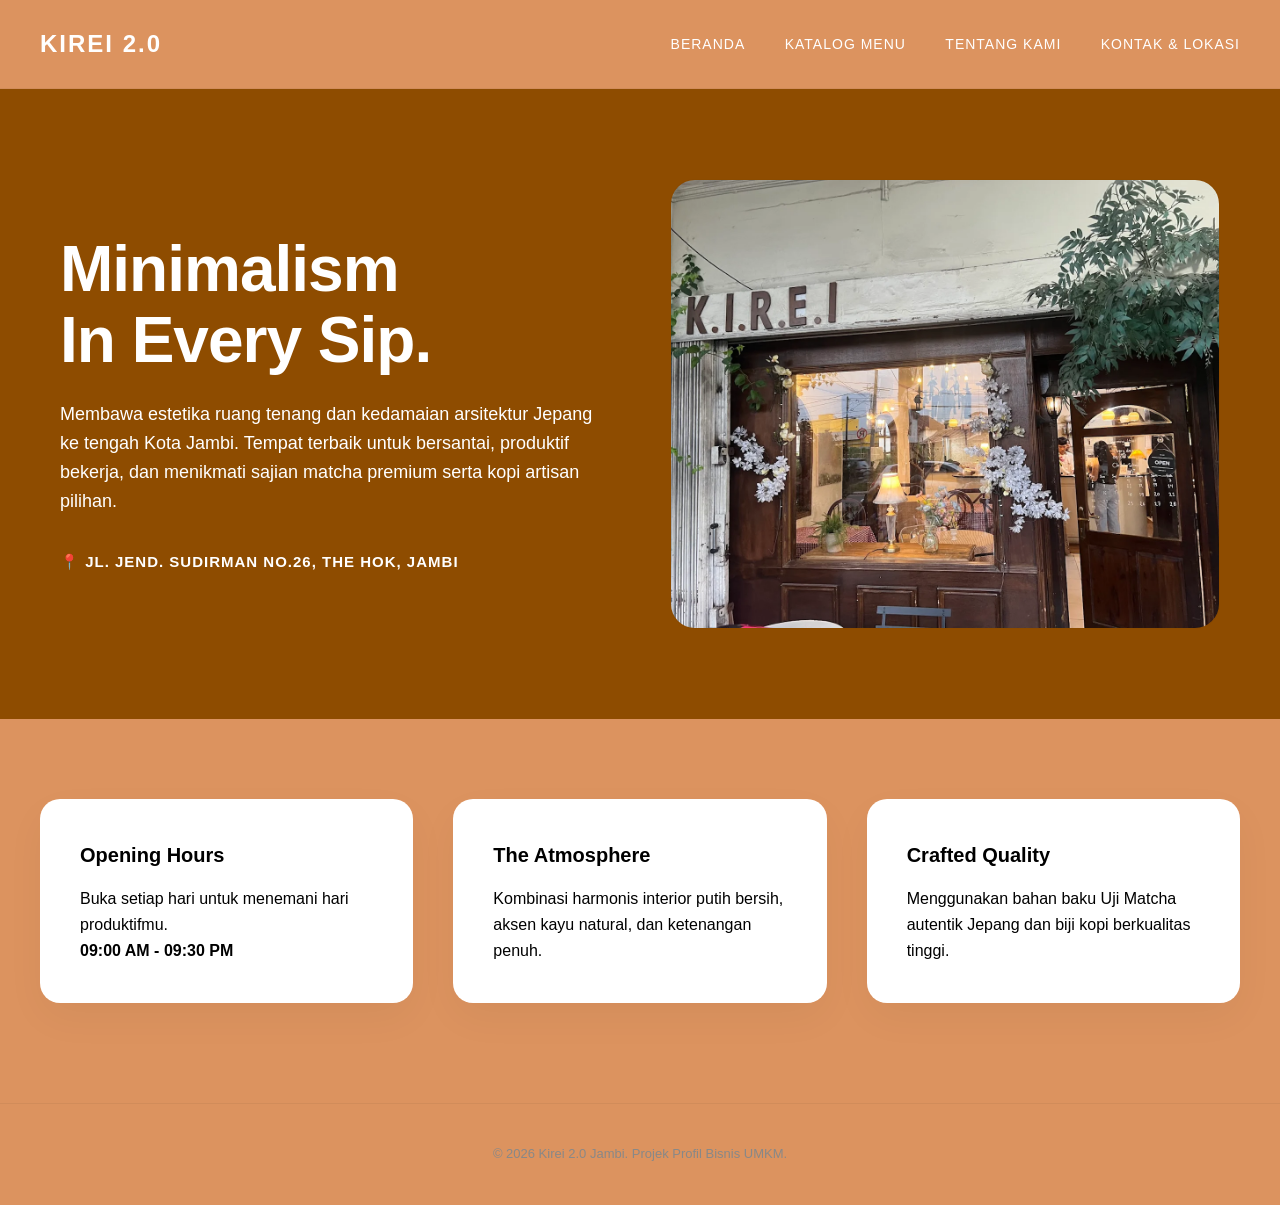
<file: index.html>
<!DOCTYPE html>
<html lang="id">
<head>
    <meta charset="UTF-8">
    <meta name="viewport" content="width=device-width, initial-scale=1.0">
    <title>Kirei 2.0 | Experience The Zen Space</title>
    <!-- Menyambungkan ke file CSS terpisah -->
    <link rel="stylesheet" href="style.css">
</head>
<body>

    <header>
        <div class="nav-container">
            <div class="logo">Kirei 2.0</div>
            <nav>
                <a href="index.html">Beranda</a>
                <a href="menu.html">Katalog Menu</a>
                <a href="tentang.html">Tentang Kami</a>
                <a href="kontak.html">Kontak & Lokasi</a>
            </nav>
        </div>
    </header>

    <div class="hero-banner">
        <div class="hero-wrapper">
            <div class="hero-text">
                <h1>Minimalism<br>In Every Sip.</h1>
                <p>Membawa estetika ruang tenang dan kedamaian arsitektur Jepang ke tengah Kota Jambi. Tempat terbaik untuk bersantai, produktif bekerja, dan menikmati sajian matcha premium serta kopi artisan pilihan.</p>
                <div style="font-size: 15px; font-weight: 600; text-transform: uppercase; letter-spacing: 1px;">
                    📍 Jl. Jend. Sudirman No.26, The Hok, Jambi
                </div>
            </div>
            
            <!-- SLIDESHOW OTOMATIS HALAMAN INDEX -->
            <div class="hero-visual" style="background: none; box-shadow: none;">
                <div class="hero-slider">
                    <div class="slider-wrapper">
                        <!-- Foto 1: Tampak Depan Gedung Kafe -->
                        <img src="foto/depan.webp" alt="Kirei 2.0 Facade">
                        
                        <!-- Foto 2: Menu Signature Matcha/Kopi -->
                        <img src="foto/makanan1.webp" alt="Kirei 2.0 Signature Drink">
                        
                        <!-- Foto 3: Area Sudut Duduk Pelanggan -->
                        <img src="foto/vibe.webp" alt="Kirei 2.0 Cozy Space">
                    </div>
                </div>
            </div>
        </div>
    </div>

    <div class="section-info">
        <div class="info-grid">
            <div class="info-card">
                <h3>Opening Hours</h3>
                <p>Buka setiap hari untuk menemani hari produktifmu.<br><strong>09:00 AM - 09:30 PM</strong></p>
            </div>
            <div class="info-card">
                <h3>The Atmosphere</h3>
                <p>Kombinasi harmonis interior putih bersih, aksen kayu natural, dan ketenangan penuh.</p>
            </div>
            <div class="info-card">
                <h3>Crafted Quality</h3>
                <p>Menggunakan bahan baku Uji Matcha autentik Jepang dan biji kopi berkualitas tinggi.</p>
            </div>
        </div>
    </div>

    <footer>
        &copy; 2026 Kirei 2.0 Jambi. Projek Profil Bisnis UMKM.
    </footer>

</body>
</html>
</file>
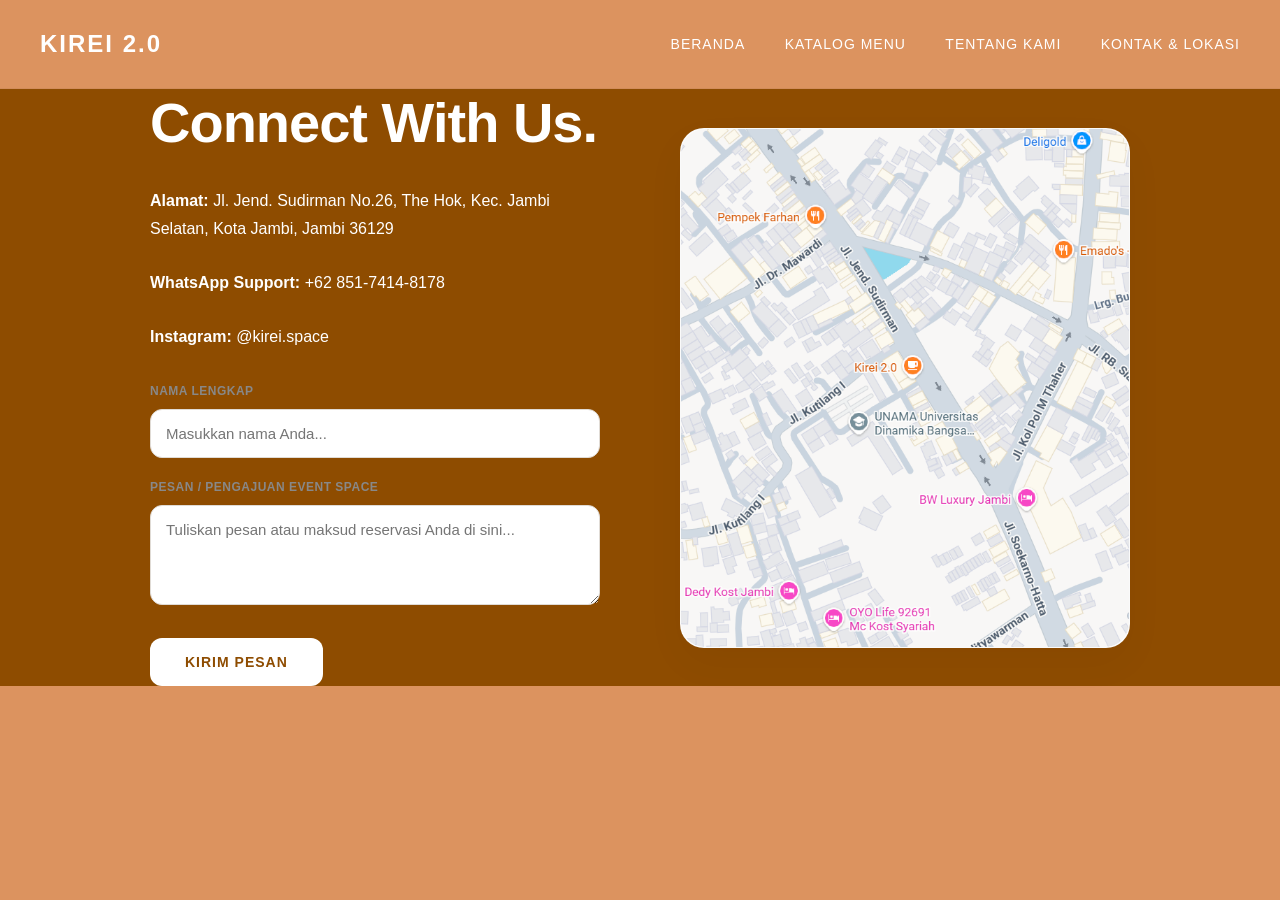
<file: kontak.html>
<!DOCTYPE html>
<html lang="id">
<head>
    <meta charset="UTF-8">
    <meta name="viewport" content="width=device-width, initial-scale=1.0">
    <title>Kirei 2.0 | Kontak & Lokasi</title>
    <link rel="stylesheet" href="style.css">
</head>
<body>

    <header>
        <div class="nav-container">
            <div class="logo">Kirei 2.0</div>
            <nav>
                <a href="index.html">Beranda</a>
                <a href="menu.html">Katalog Menu</a>
                <a href="tentang.html">Tentang Kami</a>
                <a href="kontak.html">Kontak & Lokasi</a>
            </nav>
        </div>
    </header>

    <div class="content-container">
        <div class="grid-two-columns">
            <div class="contact-info">
                <h2>Connect With Us.</h2>
                <p><strong>Alamat:</strong> Jl. Jend. Sudirman No.26, The Hok, Kec. Jambi Selatan, Kota Jambi, Jambi 36129</p>
                <p><strong>WhatsApp Support:</strong> +62 851-7414-8178</p>
                <p><strong>Instagram:</strong> @kirei.space</p>

                <form action="#">
                    <label for="nama">Nama Lengkap</label>
                    <input type="text" id="nama" required placeholder="Masukkan nama Anda...">
                    
                    <label for="pesan">Pesan / Pengajuan Event Space</label>
                    <textarea id="pesan" rows="4" required placeholder="Tuliskan pesan atau maksud reservasi Anda di sini..."></textarea>
                    
                    <button type="submit">Kirim Pesan</button>
                </form>
            </div>
            <div class="map-placeholder">
            <a href="https://maps.google.com/?q=Kirei+2.0+Jambi" target="_blank" style="width: 100%; height: 100%;">
            <img src="foto/map.png" alt="Peta Lokasi Kirei 2.0" class="map-image">
    </a>
</div>

                
        </div>
    </div>

</body>
</html>
</file>
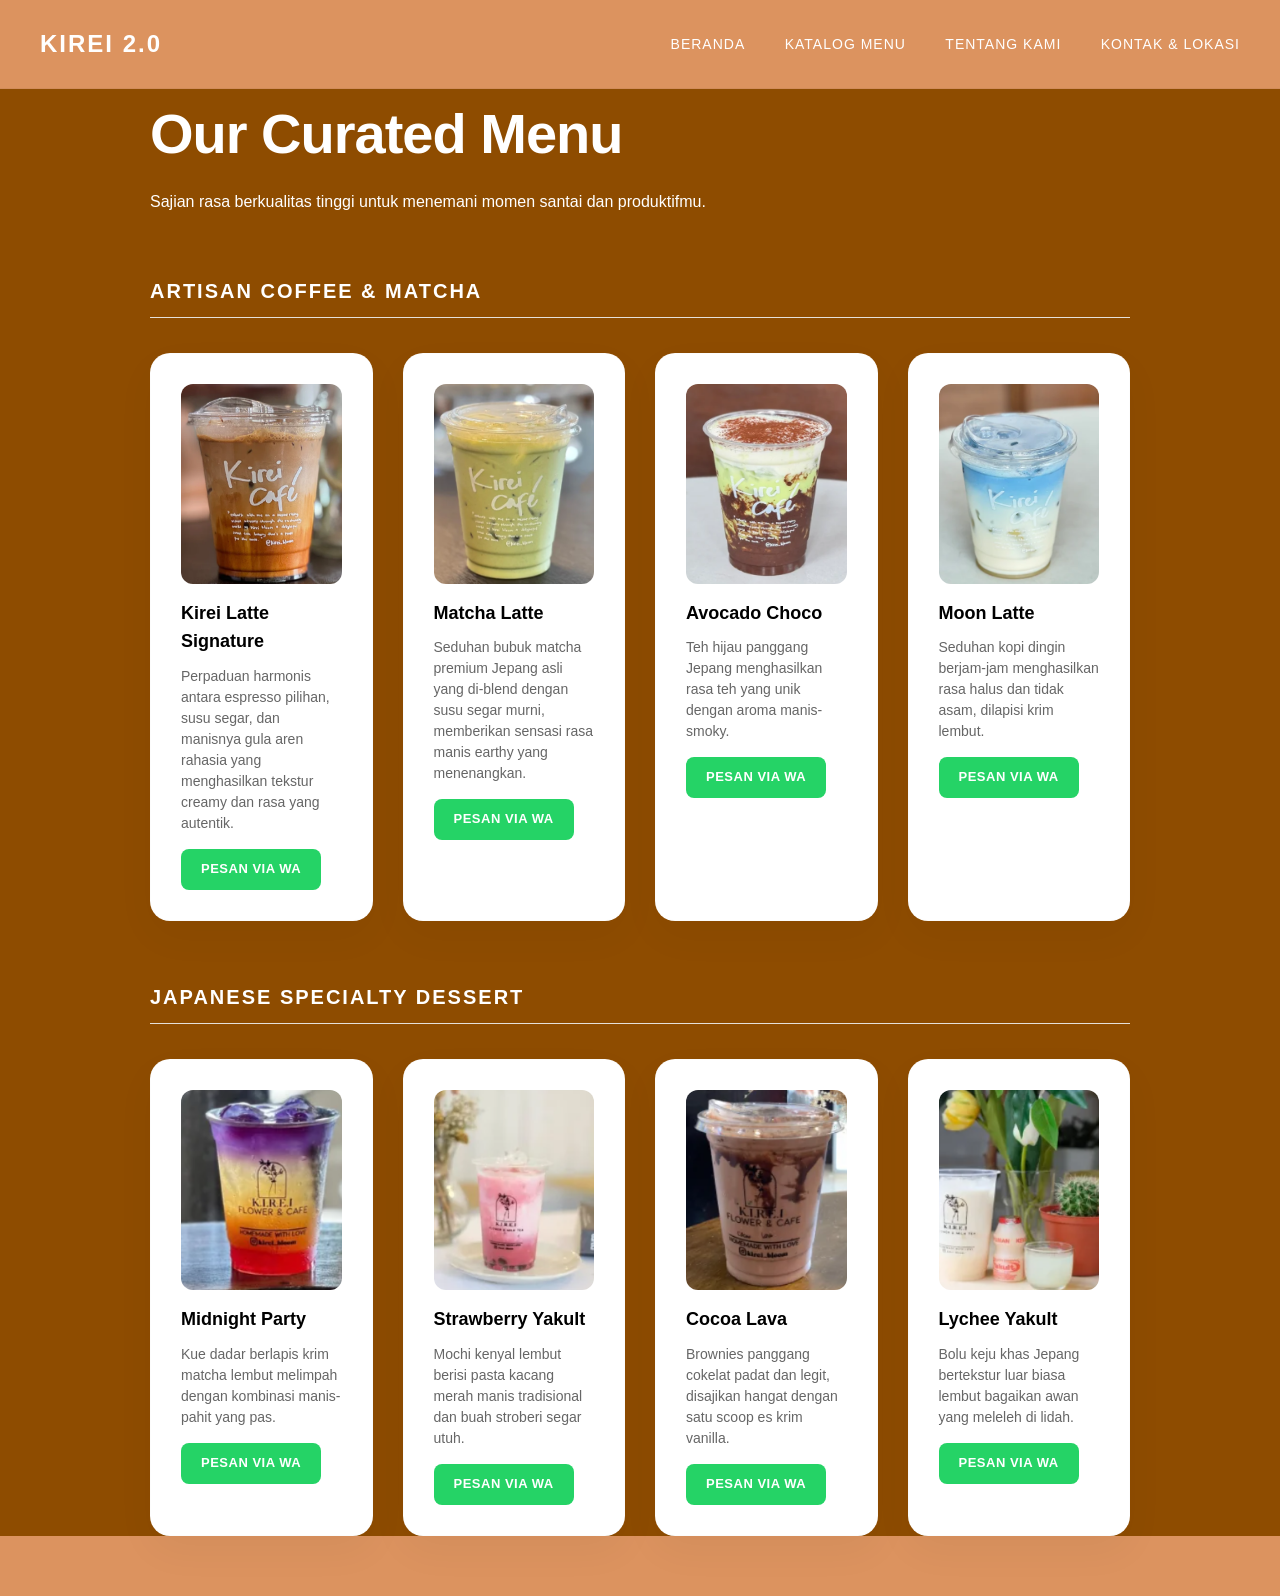
<file: menu.html>
<!DOCTYPE html>
<html lang="id">
<head>
    <meta charset="UTF-8">
    <meta name="viewport" content="width=device-width, initial-scale=1.0">
    <title>Kirei 2.0 | Katalog Menu</title>
    <link rel="stylesheet" href="style.css">
</head>
<body>

    <header>
        <div class="nav-container">
            <div class="logo">Kirei 2.0</div>
            <nav>
                <a href="index.html">Beranda</a>
                <a href="menu.html">Katalog Menu</a>
                <a href="tentang.html">Tentang Kami</a>
                <a href="kontak.html">Kontak & Lokasi</a>
            </nav>
        </div>
    </header>

    <div class="content-container">
        <h2 class="page-title">Our Curated Menu</h2>
        <p class="page-subtitle">Sajian rasa berkualitas tinggi untuk menemani momen santai dan produktifmu.</p>

        <div class="kategori-block">
            <h3 class="kategori-title">Artisan Coffee & Matcha</h3>
            <div class="grid-menu">
                <div class="kartu-menu">
                    <!-- OPSI FOTO 1 -->
                    <img src="foto/Screenshot (6).png" class="foto-menu" alt="Kirei Latte Signature">
                    <h3>Kirei Latte Signature</h3>
                    <p>Perpaduan harmonis antara espresso pilihan, susu segar, dan manisnya gula aren rahasia yang menghasilkan tekstur creamy dan rasa yang autentik.</p>
                    <a href="https://wa.me/6285174148178?text=Halo%20Kirei%202.0,%20saya%20mau%20pesan%20Kirei%20Latte%20Signature" target="_blank" class="btn-wa">Pesan via WA</a>
                </div>
                <div class="kartu-menu">
                    <!-- OPSI FOTO 2 -->
                    <img src="foto/Screenshot (8).png" class="foto-menu" alt="Matcha Latte">
                    <h3>Matcha Latte</h3>
                    <p>Seduhan bubuk matcha premium Jepang asli yang di-blend dengan susu segar murni, memberikan sensasi rasa manis earthy yang menenangkan.</p>
                    <a href="https://wa.me/6285174148178?text=Halo%20Kirei%202.0,%20saya%20mau%20pesan%20Uji%20Matcha%20Espresso" target="_blank" class="btn-wa">Pesan via WA</a>
                </div>
                <div class="kartu-menu">
                    <!-- OPSI FOTO 3 -->
                    <img src="foto/Screenshot (9).png" class="foto-menu" alt="Hojicha Latte">
                    <h3>Avocado Choco</h3>
                    <p>Teh hijau panggang Jepang menghasilkan rasa teh yang unik dengan aroma manis-smoky.</p>
                    <a href="https://wa.me/6285174148178?text=Halo%20Kirei%202.0,%20saya%20mau%20pesan%20Hojicha%20Latte" target="_blank" class="btn-wa">Pesan via WA</a>
                </div>
                <div class="kartu-menu">
                    <!-- OPSI FOTO 4 -->
                    <img src="foto/Screenshot (10).png" class="foto-menu" alt="Cold Brew Cream">
                    <h3>Moon Latte</h3>
                    <p>Seduhan kopi dingin berjam-jam menghasilkan rasa halus dan tidak asam, dilapisi krim lembut.</p>
                    <a href="https://wa.me/6285174148178?text=Halo%20Kirei%202.0,%20saya%20mau%20pesan%20Cold%20Brew%20Cream" target="_blank" class="btn-wa">Pesan via WA</a>
                </div>
            </div>
        </div>

        <div class="kategori-block">
            <h3 class="kategori-title">Japanese Specialty Dessert</h3>
            <div class="grid-menu">
                <div class="kartu-menu">
                    <!-- OPSI FOTO 5 -->
                    <img src="foto/Screenshot (11).png" class="foto-menu" alt="Matcha Mille Crepes">
                    <h3>Midnight Party</h3>
                    <p>Kue dadar berlapis krim matcha lembut melimpah dengan kombinasi manis-pahit yang pas.</p>
                    <a href="https://wa.me/6285174148178?text=Halo%20Kirei%202.0,%20saya%20mau%20pesan%20Matcha%20Mille%20Crepes" target="_blank" class="btn-wa">Pesan via WA</a>
                </div>
                <div class="kartu-menu">
                    <!-- OPSI FOTO 6 -->
                    <img src="foto/Screenshot (12).png" class="foto-menu" alt="Ichigo Daifuku Mochi">
                    <h3>Strawberry Yakult</h3>
                    <p>Mochi kenyal lembut berisi pasta kacang merah manis tradisional dan buah stroberi segar utuh.</p>
                    <a href="https://wa.me/6285174148178?text=Halo%20Kirei%202.0,%20saya%20mau%20pesan%20Ichigo%20Daifuku%20Mochi" target="_blank" class="btn-wa">Pesan via WA</a>
                </div>
                <div class="kartu-menu">
                    <!-- OPSI FOTO 7 -->
                    <img src="foto/Screenshot (13).png" class="foto-menu" alt="Fudgy Brownies Vanilla">
                    <h3>Cocoa Lava</h3>
                    <p>Brownies panggang cokelat padat dan legit, disajikan hangat dengan satu scoop es krim vanilla.</p>
                    <a href="https://wa.me/6285174148178?text=Halo%20Kirei%202.0,%20saya%20mau%20pesan%20Fudgy%20Brownies%20Vanilla" target="_blank" class="btn-wa">Pesan via WA</a>
                </div>
                <div class="kartu-menu">
                    <!-- OPSI FOTO 8 -->
                    <img src="foto/Screenshot (14).png" class="foto-menu" alt="Chizu Soft Cake">
                    <h3>Lychee Yakult</h3>
                    <p>Bolu keju khas Jepang bertekstur luar biasa lembut bagaikan awan yang meleleh di lidah.</p>
                    <a href="https://wa.me/6285174148178?text=Halo%20Kirei%202.0,%20saya%20mau%20pesan%20Chizu%20Soft%20Cake" target="_blank" class="btn-wa">Pesan via WA</a>
                </div>
            </div>
        </div>
    </div>

</body>
</html>
</file>
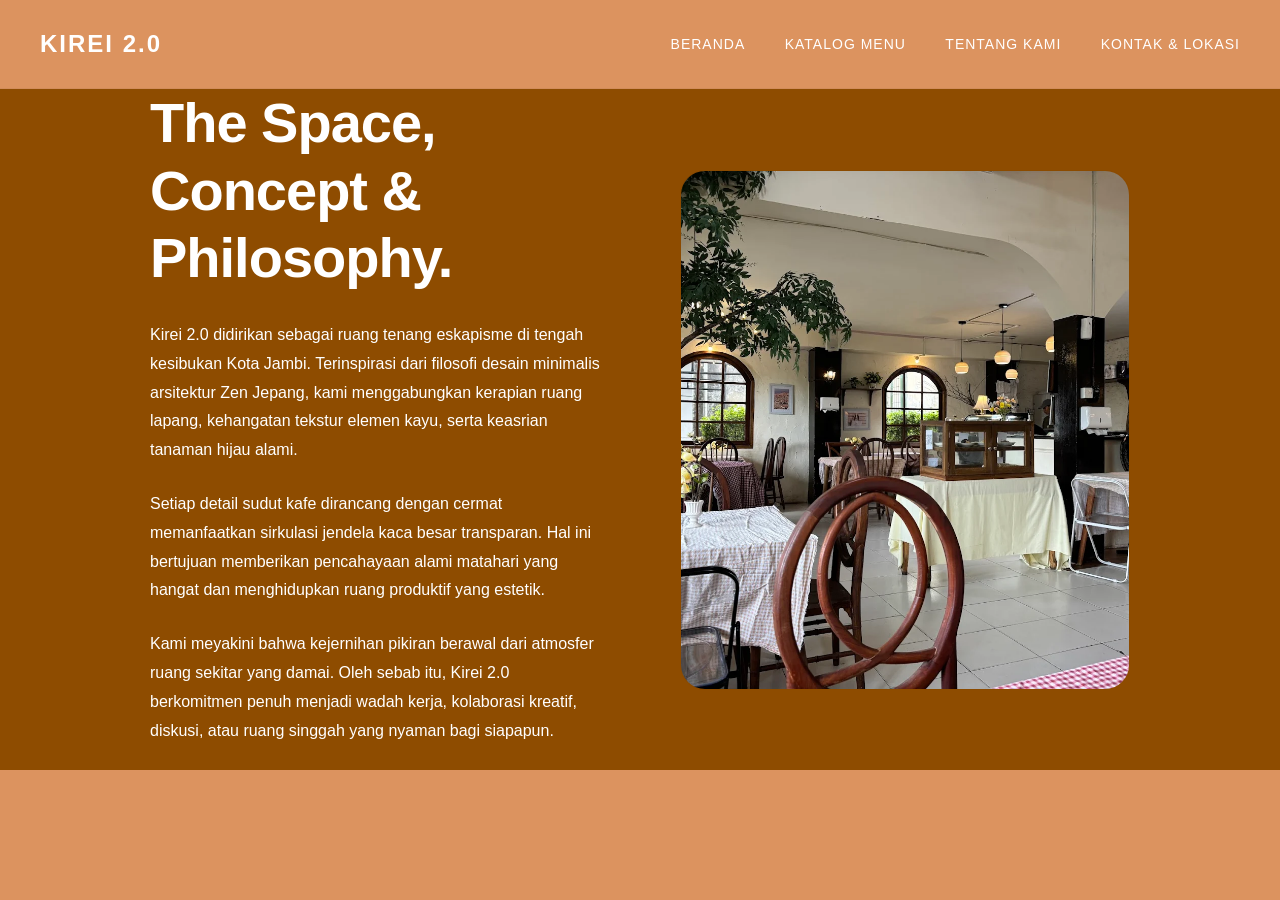
<file: tentang.html>
<!DOCTYPE html>
<html lang="id">
<head>
    <meta charset="UTF-8">
    <meta name="viewport" content="width=device-width, initial-scale=1.0">
    <title>Kirei 2.0 | Tentang Kami</title>
    <link rel="stylesheet" href="style.css">
</head>
<body>

    <header>
        <div class="nav-container">
            <div class="logo">Kirei 2.0</div>
            <nav>
                <a href="index.html">Beranda</a>
                <a href="menu.html">Katalog Menu</a>
                <a href="tentang.html">Tentang Kami</a>
                <a href="kontak.html">Kontak & Lokasi</a>
            </nav>
        </div>
    </header>

    <div class="content-container">
        <div class="grid-two-columns">
            <div class="about-text">
                <h2>The Space, Concept & Philosophy.</h2>
                <p>Kirei 2.0 didirikan sebagai ruang tenang eskapisme di tengah kesibukan Kota Jambi. Terinspirasi dari filosofi desain minimalis arsitektur Zen Jepang, kami menggabungkan kerapian ruang lapang, kehangatan tekstur elemen kayu, serta keasrian tanaman hijau alami.</p>
                <p>Setiap detail sudut kafe dirancang dengan cermat memanfaatkan sirkulasi jendela kaca besar transparan. Hal ini bertujuan memberikan pencahayaan alami matahari yang hangat dan menghidupkan ruang produktif yang estetik.</p>
                <p>Kami meyakini bahwa kejernihan pikiran berawal dari atmosfer ruang sekitar yang damai. Oleh sebab itu, Kirei 2.0 berkomitmen penuh menjadi wadah kerja, kolaborasi kreatif, diskusi, atau ruang singgah yang nyaman bagi siapapun.</p>
            </div>
            
            <div class="about-visual" style="background: none; box-shadow: none;">
                <div class="about-slider">
                    <div class="about-slider-wrapper">
                        <img src="foto/suasana.webp" alt="Kirei 2.0 Interior Wood">
                        
                        <img src="foto/suasana2.webp" alt="Kirei 2.0 Window Light">
                        
                        <img src="foto/suasana3.webp" alt="Kirei 2.0 Zen Plants">
                    </div>
                </div>
            </div>
        </div>
    </div>

</body>
</html>
</file>
<file: style.css>
/* --- JAPANDI FULL-WIDTH MODERN STYLE (KIREI 2.0 VIBES) --- */
:root {
    --bg-clean: #dc935f;       /* warna diubah sendiri */
    --text-main: #ffffff;      
    --wood-light: #8e4c00;     
    --wood-accent: #b08b6a;    
    --shadow-soft: 0 15px 40px rgba(0, 0, 0, 0.04);
}

* {
    box-sizing: border-box;
    margin: 0;
    padding: 0;
}

body {
    font-family: '-apple-system', BlinkMacSystemFont, 'Segoe UI', Roboto, sans-serif;
    background-color: var(--bg-clean);
    color: var(--text-main);
    line-height: 1.6;
}

/* STICKY HEADER & NAVIGASI LUAS */
header {
    width: 100%;
    background: #dc935f;
    backdrop-filter: blur(12px);
    border-bottom: 1px solid rgba(0,0,0,0.05);
    position: sticky;
    top: 0;
    z-index: 1000;
}

.nav-container {
    max-width: 1400px;
    margin: 0 auto;
    display: flex;
    justify-content: space-between;
    align-items: center;
    padding: 25px 40px;
}

.logo {
    font-size: 24px;
    font-weight: 700;
    letter-spacing: 2px;
    text-transform: uppercase;
}

nav a {
    color: var(--text-main);
    text-decoration: none;
    font-weight: 500;
    font-size: 14px;
    letter-spacing: 1px;
    text-transform: uppercase;
    margin-left: 35px;
    padding: 8px 0;
    transition: color 0.3s ease;
    position: relative;
}

nav a::after {
    content: '';
    position: absolute;
    bottom: 0;
    left: 0;
    width: 0;
    height: 2px;
    background-color: var(--wood-accent);
    transition: width 0.3s ease;
}

nav a:hover::after {
    width: 100%;
}

nav a:hover {
    color: var(--wood-accent);
}

/* KONTEN STRUKTUR HALAMAN (FULL WIDTH LANDSCAPE) */
.content-container {
    max-width: fit-content;
    margin: auto;
    padding: 0 150px;
    background-color: var(--wood-light);
}

.page-title {
    font-size: 3.5rem;
    margin-bottom: 10px;
    font-weight: 600;
    letter-spacing: -1px;
}

.page-subtitle {
    color: #ffffff;
    font-size: 16px;
    margin-bottom: 60px;
}

/* HERO BANNER BERANDA */
.hero-banner {
    width: 100%;
    min-height: 70vh;
    background-color: var(--wood-light);
    display: flex;
    align-items: center;
    padding: 60px;
}

.hero-wrapper {
    max-width: 1400px;
    margin: 0 auto;
    width: 100%;
    display: grid;
    grid-template-columns: 1fr 1fr;
    gap: 60px;
    align-items: center;
}

.hero-text h1 {
    font-size: 4rem;
    font-weight: 600;
    line-height: 1.1;
    margin-bottom: 25px;
    letter-spacing: -1px;
    color: #ffffff;
}

.hero-text p {
    font-size: 18px;
    color: #ffffff;
    margin-bottom: 35px;
    max-width: 550px;
}

.hero-visual {
    width: 100%;
    height: 450px;
    background: #ffffff;
    border-radius: 24px;
    box-shadow: var(--shadow-soft);
    display: flex;
    align-items: center;
    justify-content: center;
    border: 1px solid rgba(0,0,0,0.02);
}

.visual-placeholder {
    text-align: center;
    color: var(--wood-accent);
    letter-spacing: 2px;
    font-weight: 500;
    text-transform: uppercase;
}

/* SEKSI INFO BAWAH */
.section-info {
    max-width: 1400px;
    margin: 80px auto;
    padding: 0 40px;
}

.info-grid {
    display: grid;
    grid-template-columns: repeat(3, 1fr);
    gap: 40px;
}

.info-card {
    background: #ffffff;
    padding: 40px;
    border-radius: 20px;
    box-shadow: var(--shadow-soft);
    color: #000000; /* diubah sendiri */
}

.info-card h3 {
    font-size: 20px;
    margin-bottom: 15px;
    color: rgb(0, 0, 0);
}

/* HALAMAN KATALOG MENU */
.kategori-block {
    margin-bottom: 60px;
}

.kategori-title {
    font-size: 20px;
    text-transform: uppercase;
    letter-spacing: 2px;
    color: white;
    margin-bottom: 35px;
    border-bottom: 1px solid #e5e0da;
    padding-bottom: 10px;
    font-weight: 600;
}

.grid-menu {
    display: grid;
    grid-template-columns: repeat(4, 1fr);
    gap: 30px;
}

.kartu-menu {
    background-color: #ffffff;
    padding: 30px;
    border-radius: 20px;
    box-shadow: var(--shadow-soft);
    border: 1px solid rgba(0,0,0,0.01);
    transition: transform 0.3s ease, box-shadow 0.3s ease;
}

.kartu-menu:hover {
    transform: translateY(-5px);
    box-shadow: 0 20px 40px rgba(0, 0, 0, 0.08);
}

.kartu-menu h3 {
    font-size: 18px;
    margin-bottom: 10px;
    font-weight: 600;
    color: #000000;
}

.kartu-menu p {
    color: #666666;
    font-size: 14px;
    line-height: 1.5;
}

/* HALAMAN TENTANG & KONTAK (2 KOLOM GRID ASIMETRIS) */
.grid-two-columns {
    display: grid;
    grid-template-columns: 1fr 1fr;
    gap: 80px;
    align-items: center;
}

.about-text h2, .contact-info h2 {
    font-size: 3.5rem;
    line-height: 1.2;
    margin-bottom: 30px;
    letter-spacing: -1px;
}

.about-text p, .contact-info p {
    color: #ffffff;
    font-size: 16px;
    margin-bottom: 25px;
    line-height: 1.8;
}

.about-visual, .map-placeholder {
    width: 100%;
    height: 520px;
    background: var(--wood-light);
    border-radius: 24px;
    display: flex;
    align-items: center;
    justify-content: center;
    border: 1px solid rgba(0,0,0,0.02);
    box-shadow: var(--shadow-soft);
}

.map-placeholder {
    width: 100%;
    height: 520px;
    background: #ffffff;
    border-radius: 24px;
    display: flex;
    align-items: center;
    justify-content: center;
    border: 1px solid rgba(0,0,0,0.02);
    box-shadow: var(--shadow-soft);
    
    /* TAMBAHKAN BARIS INI: */
    overflow: hidden; /* <--- Menyembunyikan apa pun yang keluar */
}

/* FORMULIR KONTAK */
form {
    margin-top: 30px;
}

label {
    font-size: 12px;
    font-weight: 600;
    text-transform: uppercase;
    color: #888888;
    display: block;
    margin-top: 20px;
    letter-spacing: 0.5px;
}

input, textarea {
    width: 100%;
    padding: 15px;
    margin-top: 8px;
    border: 1px solid #e0dbd5;
    background-color: #ffffff;
    border-radius: 12px;
    font-family: inherit;
    font-size: 15px;
    transition: all 0.3s ease;
}

input:focus, textarea:focus {
    outline: none;
    border-color: var(--wood-accent);
    box-shadow: 0 0 0 4px rgba(176, 139, 106, 0.1);
}

button {
    margin-top: 25px;
    background-color: var(--text-main);
    color: var(--wood-light);
    padding: 16px 35px;
    border: none;
    border-radius: 12px;
    font-weight: 600;
    cursor: pointer;
    text-transform: uppercase;
    letter-spacing: 1px;
    font-size: 14px;
    transition: all 0.3s ease;
}

button:hover {
    background-color: var(--wood-accent);
    transform: translateY(-2px);
}

footer {
    text-align: center;
    padding: 40px 0;
    font-size: 13px;
    color: #888888;
    border-top: 1px solid rgba(0,0,0,0.05);
    margin-top: 100px;
}

/* --- TOMBOL WHATSAPP PADA MENU --- */
.btn-wa {
    display: inline-block;
    margin-top: 15px;
    background-color: #25d366; /* Warna hijau khas WhatsApp */
    color: #ffffff !important; /* Warna teks putih */
    text-decoration: none;
    padding: 10px 20px;
    border-radius: 8px;
    font-size: 13px;
    font-weight: 600;
    text-transform: uppercase;
    letter-spacing: 0.5px;
    text-align: center;
    transition: background-color 0.3s ease, transform 0.2s ease;
}

.btn-wa:hover {
    background-color: #128c7e; /* Warna hijau WA lebih gelap saat di-hover */
    transform: translateY(-2px);
}

/* --- DEKORASI FOTO KATALOG MENU --- */
.foto-menu {
    width: 100%;
    height: 200px; /* Tinggi kotak foto dibuat seragam */
    object-fit: cover; /* Memotong foto secara otomatis agar pas dan tidak gepeng */
    border-radius: 12px; /* Sudut foto melengkung halus mengikuti tema Japandi */
    margin-bottom: 15px; /* Jarak antara foto dan judul menu di bawahnya */
    background-color: var(--wood-light); /* Warna abu-abu/kayu transparan sebelum foto diisi */
    display: block;
}

/* --- ANIMASI SLIDESHOW OTOMATIS (HERO INDEX) --- */
.hero-slider {
    width: 100%;
    height: 100%;
    position: relative;
    overflow: hidden;
    border-radius: 24px;
}

/* Wadah panjang untuk menjajarkan 3 foto kesamping */
.slider-wrapper {
    display: flex;
    width: 300%; /* 300% karena berisi 3 foto (masing-masing 100%) */
    height: 100%;
    /* Jalankan animasi bernama 'slideAtas', durasi 12 detik, berulang selamanya */
    animation: slideOtomatis 12s infinite ease-in-out; 
}

.slider-wrapper img {
    width: 33.333%; /* Membagi rata lebar agar pas 1 layar per foto */
    height: 100%;
    object-fit: cover;
}

/* Rumus pergerakan geser foto (Keyframes) */
@keyframes slideOtomatis {
    0%, 25% { transform: translateX(0); }          /* Foto 1 diam */
    30%, 55% { transform: translateX(-33.333%); }  /* Geser & Diam di Foto 2 */
    60%, 85% { transform: translateX(-66.666%); }  /* Geser & Diam di Foto 3 */
    100% { transform: translateX(0); }             /* Kembali halus ke Foto 1 */
}

/* --- ANIMASI SLIDESHOW OTOMATIS (ABOUT PAGE) --- */
.about-slider {
    width: 100%;
    height: 100%;
    position: relative;
    overflow: hidden;
    border-radius: 24px;
}

.about-slider-wrapper {
    display: flex;
    width: 300%; 
    height: 100%;
    /* Menggunakan animasi terpisah agar jeda geraknya bisa bervariasi jika mau */
    animation: slideOtomatisAbout 12s infinite ease-in-out; 
}

.about-slider-wrapper img {
    width: 33.333%; 
    height: 100%;
    object-fit: cover;
}

@keyframes slideOtomatisAbout {
    0%, 25% { transform: translateX(0); }          
    30%, 55% { transform: translateX(-33.333%); }  
    60%, 85% { transform: translateX(-66.666%); }  
    100% { transform: translateX(0); }             
}

/* --- DEKORASI FOTO GOOGLE MAPS --- */
.map-image {
    width: 100%;
    height: 100%;
    object-fit: cover; /* Biar foto peta pas dan tidak ketarik/gepeng */
    border-radius: 24px; /* Menyamakan lengkungan sudut dengan kontainer aslinya */
    display: block;
}

/* ==========================================================================
   KODE TAMBAHAN: RESPONSIF UNTUK TAMPILAN HP (MAKSIMAL 768px)
   ========================================================================== */
@media screen and (max-width: 768px) {
    
    /* 1. Pengaturan Kontainer Utama */
    .content-container {
        padding: 0 20px !important; /* Memperkecil jarak kanan-kiri agar tidak terlalu sempit di HP */
        max-width: 100% !important;
    }

    .page-title {
        font-size: 2.2rem !important; /* Mengecilkan ukuran judul halaman di HP */
        text-align: center;
    }

    .page-subtitle {
        font-size: 14px !important;
        text-align: center;
        margin-bottom: 30px;
    }

    /* 2. Pengaturan Navigasi Atas (Header) */
    .nav-container {
        flex-direction: column !important; /* Membuat logo di atas, menu link berbaris di bawahnya */
        gap: 15px;
        padding: 15px 20px !important;
    }

    .logo {
        font-size: 20px !important;
        text-align: center;
    }

    nav {
        display: flex;
        flex-wrap: wrap; /* Menjaga menu link otomatis turun ke bawah jika layar HP terlalu kecil */
        justify-content: center;
        gap: 10px;
    }

    nav a {
        margin-left: 0 !important; /* Menghapus jarak samping bawaan desktop */
        margin: 0 10px !important;
        padding: 5px 0 !important;
        font-size: 12px !important; /* Mengecilkan ukuran teks menu */
    }

    /* 3. Pengaturan Halaman Beranda (Hero Banner & Info) */
    .hero-banner {
        padding: 40px 20px !important;
        min-height: auto !important;
    }

    .hero-wrapper {
        grid-template-columns: 1fr !important; /* Mengubah 2 kolom desktop menjadi 1 kolom vertikal */
        gap: 30px !important;
        text-align: center;
    }

    .hero-text h1 {
        font-size: 2.5rem !important; /* Mengecilkan judul utama di HP */
    }

    .hero-text p {
        margin: 0 auto 25px auto !important;
    }

    .hero-visual {
        height: 300px !important; /* Menyesuaikan tinggi kotak slideshow di HP */
    }

    .info-grid {
        grid-template-columns: 1fr !important; /* Kotak info jam buka dll tersusun ke bawah */
        gap: 20px !important;
    }

    .info-card {
        padding: 25px !important;
    }

    /* 4. Pengaturan Halaman Katalog Menu */
    .grid-menu {
        grid-template-columns: 1fr !important; /* Mengubah grid 4 kolom menu menjadi 1 kolom lurus ke bawah */
        gap: 20px !important;
    }

    /* 5. Pengaturan Halaman Tentang & Kontak */
    .grid-two-columns {
        grid-template-columns: 1fr !important; /* Mengubah tata letak asimetris menjadi 1 kolom lurus */
        gap: 40px !important;
    }

    .about-text, .contact-info {
        text-align: center;
    }

    .about-text h2, .contact-info h2 {
        font-size: 2.3rem !important;
    }

    .about-visual, .map-placeholder {
        height: 350px !important; /* Menyesuaikan tinggi gambar/peta lokasi agar pas di layar HP */
    }
}
</file>
